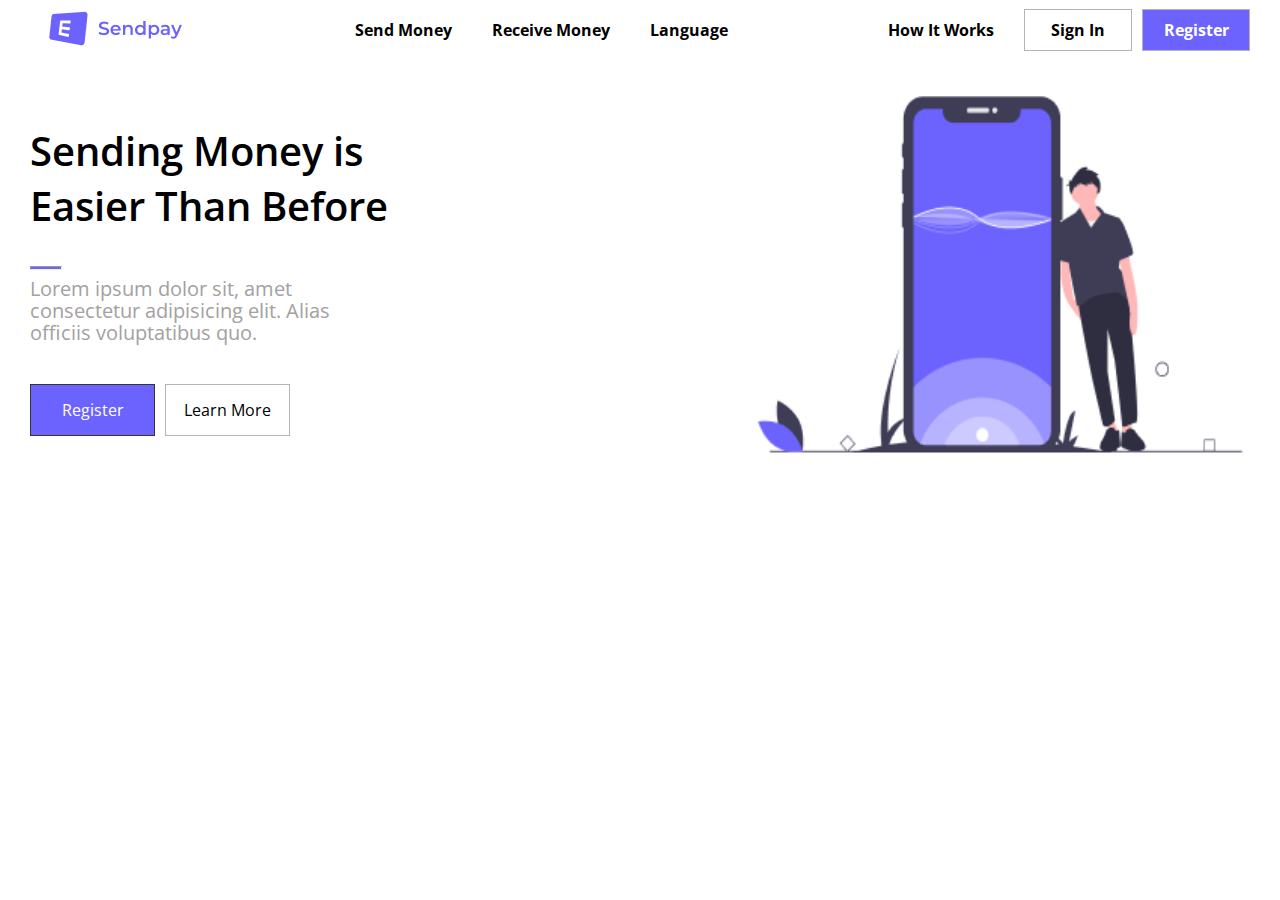
<file: index.html>
<!DOCTYPE html>
<html lang="en">
<head>
    <meta charset="UTF-8">
    <meta name="viewport" content="width=device-width, initial-scale=1.0">
    <link rel="stylesheet" href="style.css">
    <link rel="preconnect" href="https://fonts.googleapis.com">
    <link rel="preconnect" href="https://fonts.gstatic.com" crossorigin>
    <link href="https://fonts.googleapis.com/css2?family=Open+Sans:ital,wght@0,300..800;1,300..800&display=swap" rel="stylesheet">
    <title>ODEV5</title>
</head>
<body>
    <nav class="Navbar">
        <div class="Navbar-Left">
            <img src="images/Logo.png" alt="SendPay Logo">
        </div>
        <div class="Navbar-Center">
            <div class="Option">Send Money</div>
            <div class="Option">Receive Money</div>
            <div class="Option">Language</div>
        </div>
        <div class="Navbar-Right">
            <div class="Option">How It Works</div>
            <div class="SignInButton">Sign In</div>
            <div class="RegisterButton">Register</div>
        </div>
    </nav>

    <div class="ProgressContainer">
        <div class="Progress">
            <div class="ProgressHeader"><h2>Sending Money is Easier Than Before</h2></div>
            <hr class="Line">
            <div class="Explain">Lorem ipsum dolor sit, amet consectetur adipisicing elit. Alias officiis voluptatibus quo.</div>
            <div class="ButtonContainer">
                <div class="Register_Button">Register</div>
                <div class="LearnMore_Button">Learn More</div>
            </div>
        </div>
        <div class="ProgressImage">
            <img src="images/image.png" alt="image">
        </div>
    </div>
</body>
</html>
</file>
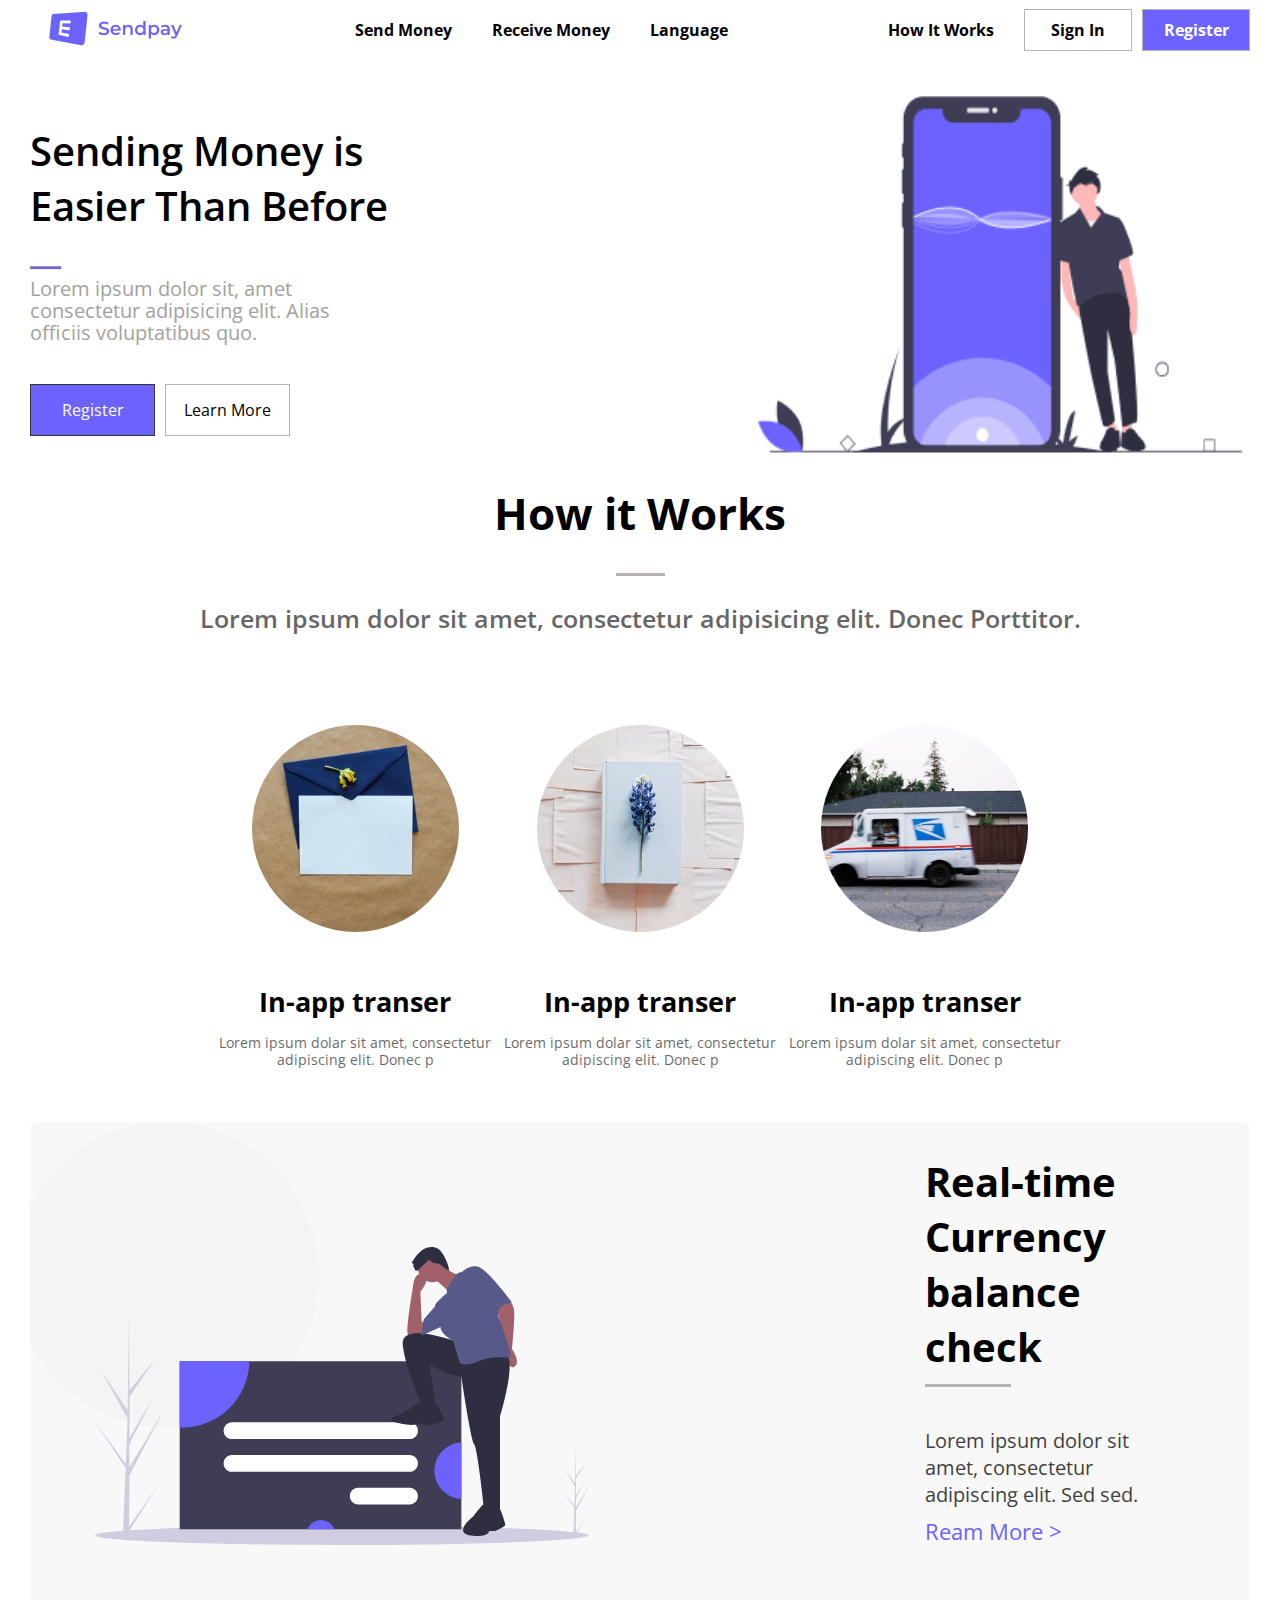
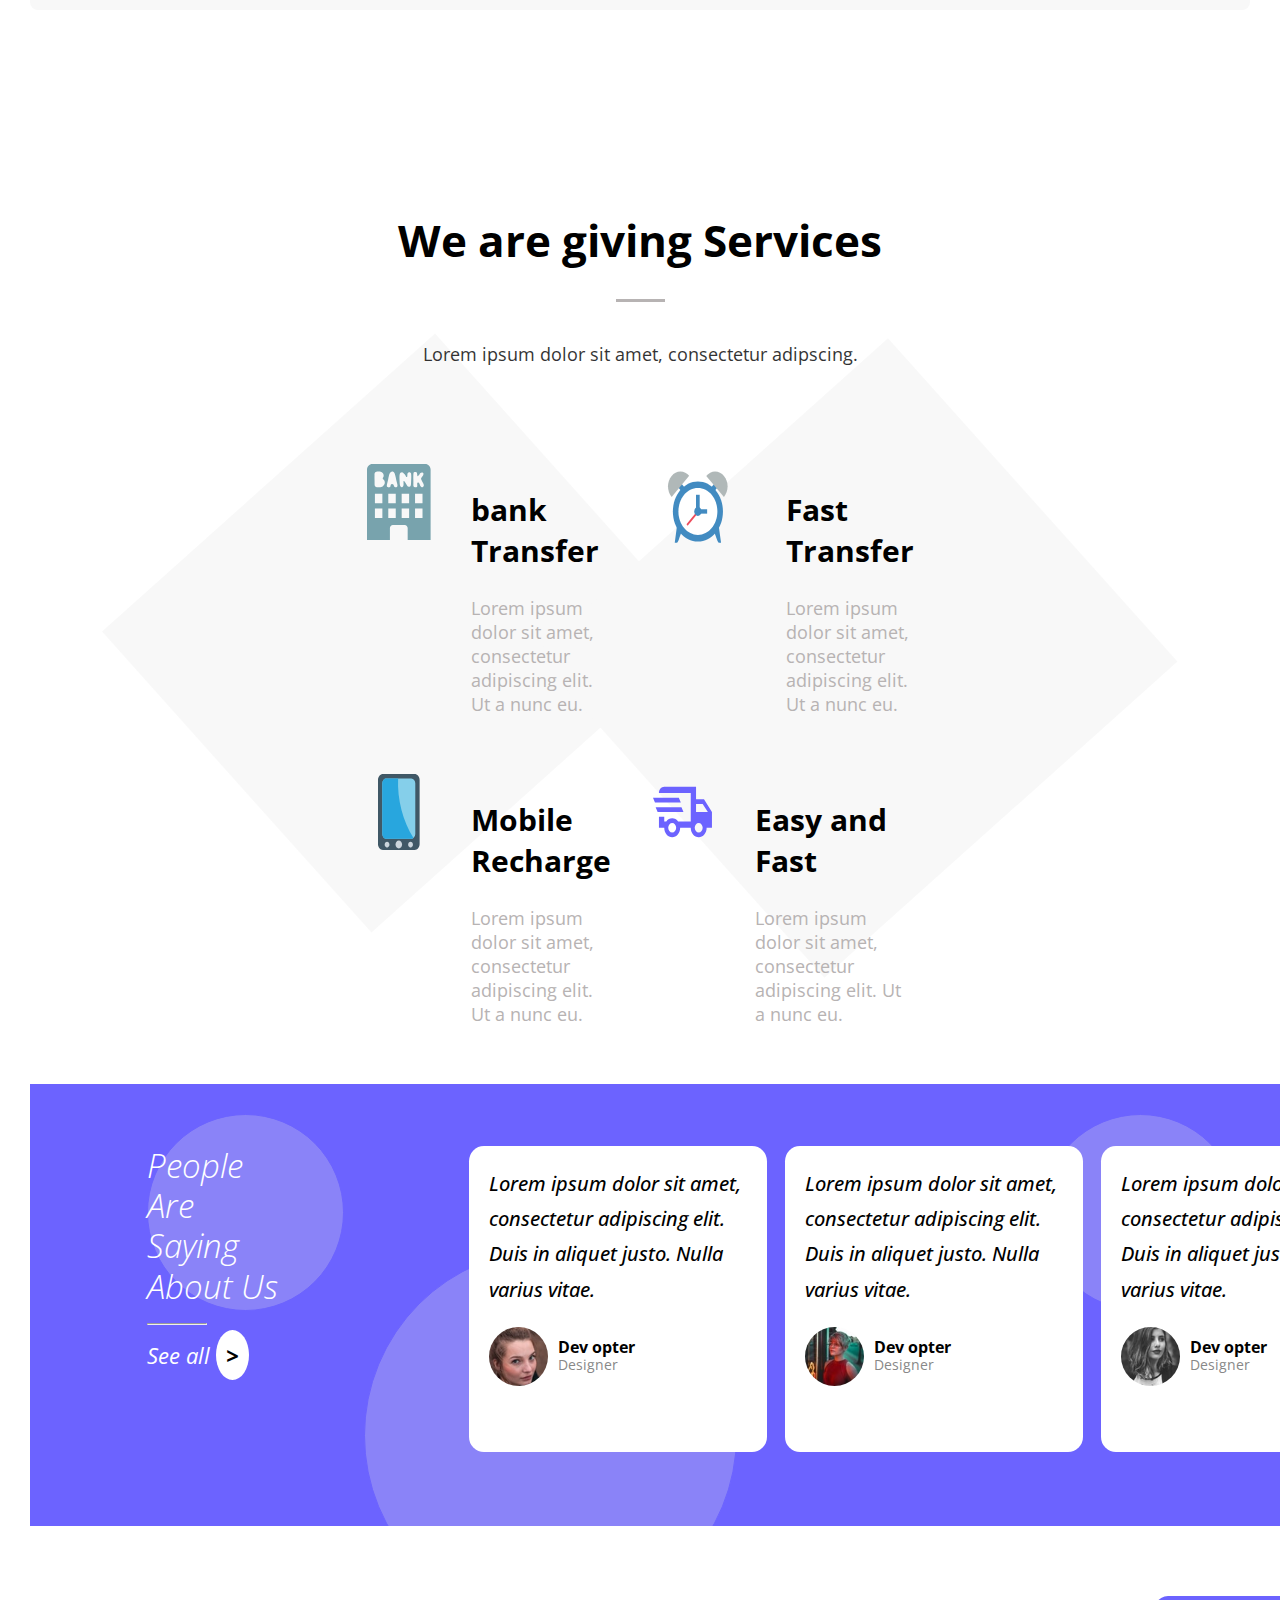
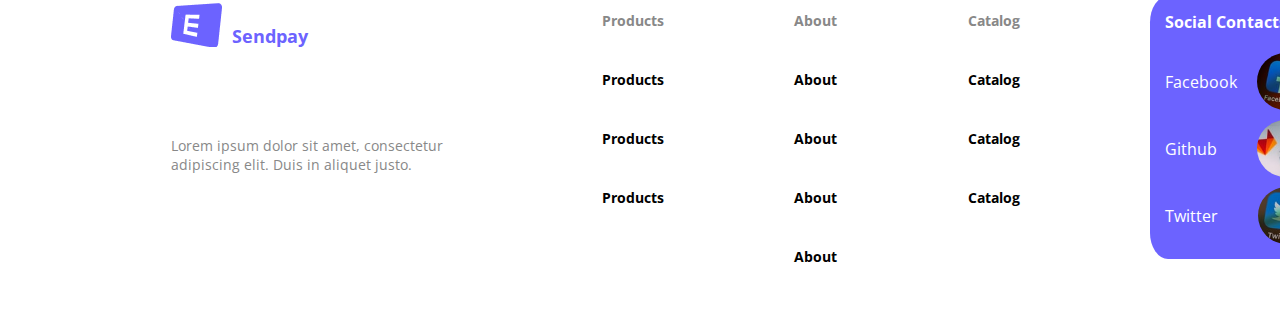
<file: 5-Proje/index.html>
<!DOCTYPE html>
<html lang="en">
<head>
    <meta charset="UTF-8">
    <meta name="viewport" content="width=device-width, initial-scale=1.0">
    <link rel="stylesheet" href="style.css">
    <link rel="preconnect" href="https://fonts.googleapis.com">
    <link rel="preconnect" href="https://fonts.gstatic.com" crossorigin>
    <link href="https://fonts.googleapis.com/css2?family=Open+Sans:ital,wght@0,300..800;1,300..800&display=swap" rel="stylesheet">
    <title>ODEV5</title>
</head>
<body>
    <nav class="Navbar">
        <div class="Navbar-Left">
            <img src="../images/Logo.png" alt="SendPay Logo">
        </div>
        <div class="Navbar-Center">
            <div class="Option">Send Money</div>
            <div class="Option">Receive Money</div>
            <div class="Option">Language</div>
        </div>
        <div class="Navbar-Right">
            <div class="Option">How It Works</div>
            <div class="SignInButton">Sign In</div>
            <div class="RegisterButton">Register</div>
        </div>
    </nav>

    <div class="ProgressContainer">
        <div class="Progress">
            <div class="ProgressHeader"><h2>Sending Money is Easier Than Before</h2></div>
            <hr class="Line">
            <div class="Explain">Lorem ipsum dolor sit, amet consectetur adipisicing elit. Alias officiis voluptatibus quo.</div>
            <div class="ButtonContainer">
                <div class="Register_Button">Register</div>
                <div class="LearnMore_Button">Learn More</div>
            </div>
        </div>
        <div class="ProgressImage">
            <img src="../images/image.png" alt="image">
        </div>
    </div>

    <!-- ------------------------------------------------ -->

    <div class="content">
        <div class="hiwContainer">
            <div class="hiw">
                <h1>How it Works</h1>
                <div class="line"></div>
                <p class="hiwp">Lorem ipsum dolor sit amet, consectetur adipisicing elit. Donec Porttitor.</p>
            </div>
            <div class="three">
                <div class="third">
                    <img class="circle" src="../images/one.jpeg" alt="img">
                    <h4>In-app transer</h4>
                    <p>Lorem ipsum dolar sit amet, consectetur adipiscing elit. Donec p</p>
                </div>
                <div class="third">
                    <img class="circle" src="../images/two.jpeg" alt="img">
                    <h4>In-app transer</h4>
                    <p>Lorem ipsum dolar sit amet, consectetur adipiscing elit. Donec p</p>
                </div>
                <div class="third">
                    <img class="circle" src="../images/third.jpeg" alt="img">
                    <h4>In-app transer</h4>
                    <p>Lorem ipsum dolar sit amet, consectetur adipiscing elit. Donec p</p>
                </div>    
            </div>
        </div>
        <div class="banner">
            <div class="limage"> 
                
                <svg width="560" height="423" viewBox="0 0 560 423" fill="none" xmlns="http://www.w3.org/2000/svg">
                    <circle opacity="0.7" cx="136.5" cy="152.5" r="152.5" fill="#F2F2F2"/>
                    <g clip-path="url(#clip0_0_1)">
                    <path d="M99.2195 404.623L128.413 362.639L99.2047 409.19L99.1877 413.967C97.1058 413.949 95.0449 413.881 93.0051 413.763C92.9958 412.679 95.4772 353.003 95.3717 351.923C95.5157 351.882 95.5965 346.279 95.6536 346.034L65.1545 300.155L95.6864 341.692L95.7774 342.919L97.5887 296.555L71.3715 249.076L97.7961 288.408C97.8059 287.778 99.0468 192.581 99.059 191.993C99.0665 192.305 99.636 267.751 99.6402 268.069L124.714 237.701L99.6161 274.595L99.488 316.09L122.756 275.964C93.7177 334.482 100.144 314.004 99.4024 345.265L133.201 289.391L99.3735 353.314L99.2195 404.623Z" fill="#D0CDE1"/>
                    <path d="M545.839 410.323L558.005 392.827L545.833 412.226L545.826 414.217C544.958 414.209 544.1 414.181 543.25 414.132C543.246 413.68 544.28 388.811 544.236 388.362C544.296 388.345 544.329 386.01 544.353 385.907L531.644 366.789L544.367 384.098L544.405 384.61L545.16 365.288L534.234 345.503L545.246 361.893C545.25 361.631 545.767 321.96 545.772 321.715C545.775 321.845 546.013 353.285 546.015 353.418L556.463 340.763L546.005 356.137L545.951 373.429L555.648 356.707C543.547 381.094 546.225 372.56 545.916 385.587L560 362.303L545.903 388.941L545.839 410.323Z" fill="#D0CDE1"/>
                    <path d="M311.691 423C447.935 423 558.382 418.669 558.382 413.326C558.382 407.983 447.935 403.652 311.691 403.652C175.447 403.652 65 407.983 65 413.326C65 418.669 175.447 423 311.691 423Z" fill="#D0CDE1"/>
                    <path d="M431.355 239.258H149.685V407.338H431.355V239.258Z" fill="#3F3D56"/>
                    <path d="M219.394 239.258C219.106 256.945 211.884 273.81 199.287 286.216C186.689 298.623 169.724 305.577 152.051 305.579C151.259 305.579 150.472 305.565 149.685 305.537V239.258H219.394Z" fill="#6C63FF"/>
                    <path d="M304.298 407.338H277.509C278.517 404.594 280.342 402.226 282.737 400.553C285.132 398.88 287.983 397.983 290.903 397.983C293.824 397.983 296.675 398.88 299.07 400.553C301.465 402.226 303.29 404.594 304.298 407.338Z" fill="#6C63FF"/>
                    <path d="M431.354 320.398V377.013C424.092 376.658 417.245 373.52 412.231 368.251C407.218 362.981 404.421 355.983 404.421 348.706C404.421 341.429 407.218 334.43 412.231 329.161C417.245 323.891 424.092 320.753 431.354 320.398Z" fill="#6C63FF"/>
                    <path d="M379.609 300.334H201.918C197.335 300.334 193.62 304.053 193.62 308.64V308.64C193.62 313.227 197.335 316.946 201.918 316.946H379.609C384.193 316.946 387.908 313.227 387.908 308.64C387.908 304.053 384.193 300.334 379.609 300.334Z" fill="white"/>
                    <path d="M379.609 333.07H201.918C197.335 333.07 193.62 336.789 193.62 341.376V341.376C193.62 345.964 197.335 349.683 201.918 349.683H379.609C384.193 349.683 387.908 345.964 387.908 341.376C387.908 336.789 384.193 333.07 379.609 333.07Z" fill="white"/>
                    <path d="M379.609 365.806H328.089C323.505 365.806 319.79 369.525 319.79 374.113C319.79 378.7 323.505 382.419 328.089 382.419H379.609C384.192 382.419 387.908 378.7 387.908 374.113C387.908 369.525 384.192 365.806 379.609 365.806Z" fill="white"/>
                    <path d="M476.022 176.649C476.022 176.649 483.767 179.664 484.198 189.569C484.628 199.475 482.046 227.039 482.046 227.039C482.046 227.039 491.513 240.821 484.198 244.697C476.883 248.573 476.022 229.192 476.022 229.192L467.416 188.277C467.416 188.277 472.58 176.218 476.022 176.649Z" fill="#A0616A"/>
                    <path d="M396.847 208.52C396.847 208.52 378.345 220.579 377.484 211.104C376.623 201.629 383.078 164.59 383.078 164.59C383.078 164.59 383.938 148.654 392.975 152.531C402.011 156.407 390.393 169.758 390.393 169.758L391.684 199.906L400.29 199.475L396.847 208.52Z" fill="#A0616A"/>
                    <path d="M426.538 219.717C426.538 219.717 369.739 198.614 372.751 223.163C375.763 247.712 390.393 278.721 390.393 278.721L395.557 286.904H406.314L399.429 242.544C399.429 242.544 423.956 256.326 431.271 254.172C431.271 254.172 440.738 317.483 444.18 322.22C447.622 326.958 453.647 384.239 453.647 384.239L459.24 391.13H469.998V294.226C469.998 294.226 488.501 233.93 474.301 230.915C460.101 227.9 426.538 219.717 426.538 219.717Z" fill="#2F2E41"/>
                    <path d="M394.266 281.305C394.266 281.305 391.684 276.568 387.381 281.305C383.078 286.043 372.751 291.642 372.751 291.642C372.751 291.642 350.375 296.81 368.448 301.117C386.52 305.424 388.672 301.117 388.672 301.117C388.672 301.117 391.684 301.978 394.266 302.839C396.847 303.701 413.629 300.686 413.629 298.102C413.629 295.518 407.932 280.074 405.617 282.413C403.302 284.751 394.266 281.305 394.266 281.305Z" fill="#2F2E41"/>
                    <path d="M460.065 386.867C460.065 386.867 453.72 381.637 452.227 383.131C450.735 384.625 442.897 394.711 442.897 394.711C442.897 394.711 421.998 410.773 441.031 413.388C460.065 416.003 458.945 408.906 458.945 408.906H464.917C465.663 408.906 475.74 404.423 475.366 402.555C474.993 400.688 470.515 385.458 469.022 386.536C467.529 387.614 460.065 386.867 460.065 386.867Z" fill="#2F2E41"/>
                    <path d="M402.441 160.283C410.521 160.283 417.071 153.727 417.071 145.64C417.071 137.552 410.521 130.996 402.441 130.996C394.361 130.996 387.811 137.552 387.811 145.64C387.811 153.727 394.361 160.283 402.441 160.283Z" fill="#A0616A"/>
                    <path d="M412.768 143.917C412.768 143.917 423.956 153.392 431.701 153.392C439.447 153.392 420.514 171.05 420.514 171.05L403.732 155.976L412.768 143.917Z" fill="#A0616A"/>
                    <path d="M417.072 171.05L416.736 167.657C416.736 167.657 425.247 152.531 427.829 151.239C430.411 149.947 432.132 149.947 432.132 149.947C432.132 149.947 440.738 140.902 450.204 145.64C459.671 150.377 482.046 180.525 482.046 180.525C482.046 180.525 466.125 181.817 468.277 194.307C468.277 194.307 484.198 235.222 479.895 235.653C475.592 236.083 462.683 233.069 449.344 239.098C436.005 245.128 429.98 241.252 429.98 241.252L423.096 218.856C423.096 218.856 410.187 211.534 410.617 205.074L391.899 213.472L393.62 197.537L405.023 184.401C405.023 184.401 402.872 182.679 417.072 171.05Z" fill="#575A89"/>
                    <path d="M388.983 147.223C388.402 147.87 387.673 148.366 386.859 148.671C386.026 148.906 384.976 148.618 384.644 147.817L385.262 147.012L383.408 145.858L384.216 144.909L382.722 143.286L383.901 142.349L381.656 140.743C384.566 135.991 387.712 131.18 392.305 128.03C396.898 124.88 403.316 123.761 408.022 126.74C410.465 128.287 412.192 130.742 413.576 133.283C416.359 138.391 418.812 143.371 419.174 149.179C417.426 147.475 414.874 146.515 413.126 144.811C412.352 143.989 411.475 143.27 410.516 142.673C408.688 141.641 406.5 141.55 404.453 141.084C402.732 140.693 401.615 139.917 400.313 138.806C398.764 137.486 398.701 137.997 397.137 139.483C394.421 142.065 391.703 144.645 388.983 147.223Z" fill="#2F2E41"/>
                    </g>
                    <defs>
                    <clipPath id="clip0_0_1">
                    <rect width="495" height="298" fill="white" transform="translate(65 125)"/>
                    </clipPath>
                    </defs>
                    </svg>
                    
                    
            </div>
            <div class="cont">
                <h1>Real-time Currency balance check</h1>
                <div class="line"></div>
                <p>Lorem ipsum dolor sit amet, consectetur adipiscing elit. Sed sed.</p>
                <a href="#">Ream More > </a>
            </div>
        </div>
        <div class="servicesContainer">
            <div class="servicesHeader">
                    <h1>We are giving Services</h1>
                    <div class="line"></div>
                    <p>Lorem ipsum dolor sit amet, consectetur adipscing.</p>
            </div>
            <div class="services">
                <div class="left">
                    <div class="up">
                        <div class="img"><svg width="64" height="76" viewBox="0 0 64 76" fill="none" xmlns="http://www.w3.org/2000/svg">
                            <path d="M58.3086 0H5.30496C2.38838 0 0 2.5249 0 5.6082V76.002H22.9192V64.0937C22.9192 62.376 24.2455 60.9679 25.8703 60.9679H37.7261C39.3508 60.9679 40.6828 62.376 40.6828 64.0937V76.002H63.6021V5.6082C63.6136 2.5249 61.2252 0 58.3086 0ZM15.3809 53.9334H7.9115V44.4043H15.3809V53.9334ZM15.3809 39.3545H7.9115V29.8254H15.3809V39.3545ZM17.5282 19.9564C17.0516 21.1461 16.2077 22.1718 15.1283 22.6634C13.8537 23.2461 12.4758 23.3129 11.1209 23.2765C10.3516 23.2582 9.30664 23.3189 8.64639 22.8212C7.37756 21.8562 7.60722 20.5088 7.58999 19.0278C7.57277 17.7047 7.57277 16.3815 7.53258 15.0644C7.49813 13.8445 7.51536 12.6549 7.53832 11.4592C7.55554 10.5791 7.33163 9.41376 7.90576 8.68542C8.86456 7.45939 10.6903 7.42904 12.0395 7.53829C14.2384 7.72038 16.9426 8.86751 16.6498 11.9569C16.5981 12.4121 16.466 12.8916 16.2479 13.2679C16.0182 13.6685 15.5417 14.148 15.7656 14.7003C16.024 15.3254 16.8048 15.6653 17.1607 16.2723C17.5913 17.0127 17.7923 17.735 17.8038 18.4148C17.8152 18.9489 17.7176 19.477 17.5282 19.9564ZM28.7581 53.9334H21.2887V44.4043H28.7581V53.9334ZM28.7581 39.3545H21.2887V29.8254H28.7581V39.3545ZM29.3495 23.2158C28.7122 23.3857 27.4491 23.2461 27.1563 22.5178C26.7487 21.4981 26.9382 20.3145 25.566 20.1264C24.923 20.0354 23.9929 20.3328 23.723 21.0065C23.4474 21.7105 23.6656 22.5785 22.9537 23.058C22.4714 23.3857 21.794 23.4343 21.237 23.3371C19.9854 23.1247 19.6869 22.1475 19.8706 20.9336C19.9625 20.3449 20.0831 19.7562 20.2266 19.1735C20.5022 17.9899 20.8466 16.8185 21.0993 15.635C21.3634 14.3968 21.5586 13.1465 21.8801 11.9144C22.4427 9.7233 23.4704 6.83423 26.2033 7.80535C27.3745 8.21807 27.7017 9.58978 28.0807 10.6823C28.6318 12.2603 28.85 13.9962 29.1945 15.635C29.4471 16.8185 29.7858 17.9899 30.0672 19.1735C30.2279 19.8775 30.5437 20.9336 30.4518 21.8016C30.3829 22.4692 30.0901 23.0094 29.3495 23.2158ZM42.1354 53.9334H34.6659V44.4043H42.1354V53.9334ZM42.1354 39.3545H34.6659V29.8254H42.1354V39.3545ZM44.0415 18.8154C44.03 19.2827 44.007 19.8351 43.9324 20.3874C43.8233 21.2432 43.5133 22.6938 42.5085 22.797C42.1813 22.8334 41.8253 22.803 41.5383 22.712C39.9364 22.2143 39.6609 20.3874 38.7078 19.1371C38.4609 18.8154 38.2887 18.4755 38.0992 18.1295C37.8811 17.735 37.4447 16.9581 36.951 16.8914C36.3424 16.8064 36.4802 17.7047 36.4859 18.1477C36.5032 19.483 36.9223 22.3296 35.464 23.0033C33.2995 24.0048 32.7598 20.8972 32.7254 19.477C32.6795 17.7047 32.49 15.9324 32.49 14.1601C32.49 12.7763 32.3465 9.83863 33.4947 8.83716C35.3549 7.21661 36.4687 8.91606 37.6514 10.3667C38.1911 11.0343 38.5413 11.7202 38.9949 12.4546C39.2647 12.8916 39.9766 13.365 40.1948 12.6609C40.5623 11.5077 40.1776 10.0632 40.7517 8.99497C41.4579 7.69003 43.4731 8.03599 44.0013 9.34093C44.0989 9.57764 44.1276 9.97822 44.1563 10.2513C44.4663 13.0737 44.0874 15.9688 44.0415 18.8154ZM55.5183 53.9334H48.0432V44.4043H55.5183V53.9334ZM55.5183 39.3545H48.0432V29.8254H55.5183V39.3545ZM56.7183 21.9654C56.391 22.7181 55.4552 23.4646 54.6571 23.149C53.75 22.7909 53.2964 21.8137 52.952 20.9215C52.6247 20.0596 52.2343 19.1371 51.4879 18.5726C51.109 18.2813 50.7932 18.4391 50.5349 18.7425C49.5072 19.9261 51.1722 22.3539 49.4613 23.149C49.0594 23.3311 48.4795 23.3129 48.0489 23.2643C45.9648 23.0337 46.4011 20.8122 46.3897 19.1856C46.3782 17.7896 46.3782 16.4058 46.3323 15.0402C46.2921 13.7899 46.315 12.5881 46.3437 11.3924C46.3495 10.8826 46.3839 10.4577 46.4413 9.95395C46.5102 9.31665 46.4586 8.58224 47.0499 8.16345C47.6011 7.775 48.3762 7.87211 48.979 8.04206C49.7713 8.26663 49.7713 8.58831 50.0354 9.38341C50.2306 9.98429 50.2536 10.6823 50.265 11.3196C50.2765 11.6959 50.3397 12.2179 50.7818 12.2239C51.2353 12.2239 51.62 11.4106 51.8783 11.095C52.1252 10.7855 52.4065 10.5063 52.5558 10.136C53.0783 8.88572 54.7662 7.69003 55.9661 8.86751C57.0053 9.88111 56.2073 11.2953 55.5068 12.2361C54.8696 13.0979 53.75 14.0508 54.1576 15.2769C54.6514 16.7821 55.702 18.087 56.3049 19.5498C56.4943 19.9989 56.7699 20.618 56.8273 21.1946C56.8388 21.4617 56.8216 21.7287 56.7183 21.9654Z" fill="#78A3AD"/>
                            </svg>
                        </div>
                        <div class="baslik">
                            <h2>bank Transfer</h2>
                            <p>Lorem ipsum dolor sit amet, consectetur adipiscing elit. Ut a nunc eu.</p>
                        </div>
                    </div>
                    <div class="down">                     
                        <div class="img"><svg width="64" height="76" viewBox="0 0 64 76" fill="none" xmlns="http://www.w3.org/2000/svg">
                                <g clip-path="url(#clip0_8_67)">
                                <path d="M47.5737 0H16.0231C14.6846 0.000629206 13.401 0.636233 12.4544 1.76715C11.5078 2.89807 10.9756 4.43179 10.9749 6.03131V69.9723C10.9762 71.5716 11.5085 73.1049 12.455 74.2357C13.4014 75.3665 14.6847 76.0023 16.0231 76.0036H47.5737C48.9123 76.002 50.1957 75.3662 51.1426 74.2356C52.0895 73.105 52.6225 71.5718 52.6249 69.9723V6.04081C52.6233 4.44097 52.0905 2.90725 51.1434 1.77644C50.1964 0.645618 48.9125 0.0101281 47.5737 0.0095" fill="#405866"/>
                                <path d="M44.3 4.60283H19.2973C18.2369 4.60283 17.2197 5.1054 16.469 6.00031C15.7182 6.89522 15.2951 8.10942 15.2925 9.37658V60.0436C15.2946 61.311 15.7175 62.5256 16.4684 63.4206C17.2193 64.3157 18.2367 64.818 19.2973 64.8174H44.3C46.5062 64.8174 48.2949 62.668 48.2949 60.0436V9.37183C48.2949 6.73558 46.5012 4.59808 44.3 4.59808" fill="#85CFEA"/>
                                <path d="M31.1039 4.60278H19.3032C18.2427 4.60277 17.2256 5.10534 16.4748 6.00025C15.7241 6.89517 15.301 8.10936 15.2983 9.37653V60.0436C15.3004 61.311 15.7234 62.5255 16.4742 63.4206C17.2251 64.3156 18.2426 64.818 19.3032 64.8173H44.3059C45.1138 64.8173 45.8601 64.5217 46.4882 64.0348C35.858 47.4882 30.1678 25.2451 31.1069 4.6004" fill="#28A6DE"/>
                                <path d="M35.0794 70.5257C35.0794 72.6834 33.6126 74.4421 31.803 74.4421C29.9934 74.4421 28.5266 72.6846 28.5266 70.5257C28.5266 68.3668 29.9934 66.6093 31.803 66.6093C33.6126 66.6093 35.0794 68.3668 35.0794 70.5257Z" fill="#CBD5DC"/>
                                <path d="M22.4537 70.5256C22.4604 70.9066 22.4034 71.2853 22.2861 71.6396C22.1688 71.9939 21.9934 72.3167 21.7704 72.589C21.5474 72.8614 21.2811 73.0778 20.9872 73.2256C20.6933 73.3734 20.3777 73.4497 20.0588 73.4499C19.7399 73.4502 19.4242 73.3744 19.1302 73.227C18.8361 73.0796 18.5696 72.8636 18.3463 72.5916C18.123 72.3196 17.9474 71.9971 17.8297 71.6429C17.712 71.2888 17.6546 70.9101 17.6609 70.5292C17.6732 69.7798 17.931 69.066 18.3787 68.5411C18.8265 68.0162 19.4286 67.7219 20.0558 67.7214C20.6831 67.721 21.2855 68.0143 21.7338 68.5386C22.1821 69.0629 22.4406 69.7762 22.4537 70.5256Z" fill="#CBD5DC"/>
                                <path d="M41.1514 70.5257C41.1422 70.9086 41.1973 71.2898 41.3136 71.6468C41.4298 72.0038 41.6048 72.3293 41.8282 72.6041C42.0516 72.8788 42.3189 73.0972 42.6141 73.2464C42.9094 73.3955 43.2267 73.4724 43.5473 73.4724C43.8679 73.4724 44.1852 73.3955 44.4805 73.2464C44.7758 73.0972 45.043 72.8788 45.2664 72.6041C45.4898 72.3293 45.6648 72.0038 45.7811 71.6468C45.8973 71.2898 45.9525 70.9086 45.9432 70.5257C45.9432 69.7663 45.6908 69.0381 45.2415 68.5012C44.7922 67.9642 44.1828 67.6626 43.5473 67.6626C42.9119 67.6626 42.3025 67.9642 41.8531 68.5012C41.4038 69.0381 41.1514 69.7663 41.1514 70.5257Z" fill="#CBD5DC"/>
                                </g>
                                <defs>
                                <clipPath id="clip0_8_67">
                                <rect width="63.6" height="76" fill="white"/>
                                </clipPath>
                                </defs>
                                </svg>
                                
                        </div>
                        <div class="baslik">
                                <h2>Mobile Recharge</h2>
                                <p>Lorem ipsum dolor sit amet, consectetur adipiscing elit. Ut a nunc eu.</p>
                        </div>                        
                    </div>
                </div>

                <div class="right">
                    <div class="up">
                        <div class="img"><svg width="95" height="92" viewBox="0 0 95 92" fill="none" xmlns="http://www.w3.org/2000/svg">
                            <path d="M24 4.00201H75V24.002H24V4.00201Z" fill="white"/>
                            <path d="M46.8997 77.5563C60.7303 77.5563 71.9422 64.1052 71.9422 47.5125C71.9422 30.9198 60.7303 17.4688 46.8997 17.4688C33.0691 17.4688 21.8572 30.9198 21.8572 47.5125C21.8572 64.1052 33.0691 77.5563 46.8997 77.5563Z" fill="#428BC1"/>
                            <path d="M46.8994 70.9063C57.6565 70.9063 66.3769 60.4326 66.3769 47.5126C66.3769 34.5926 57.6565 24.1188 46.8994 24.1188C36.1422 24.1188 27.4219 34.5926 27.4219 47.5126C27.4219 60.4326 36.1422 70.9063 46.8994 70.9063Z" fill="white"/>
                            <path d="M25.9311 62.3563L23.7449 78.625H25.633C26.8255 78.625 27.223 76.9625 28.018 74.9438C29.0117 72.3313 31.3967 65.5625 31.3967 65.5625L25.9311 62.3563Z" fill="#428BC1"/>
                            <path d="M67.7683 62.3563L70.054 78.625H68.1658C66.9733 78.625 66.5758 76.9625 65.7808 74.9438C64.7871 72.3313 62.4021 65.5625 62.4021 65.5625L67.7683 62.3563Z" fill="#428BC1"/>
                            <path d="M28.2171 17.1124L34.0802 24.1187L30.9996 27.9187L25.1365 20.7937L28.2171 17.1124Z" fill="#428BC1"/>
                            <path d="M65.5819 17.1124L59.7188 24.1187L62.7994 27.9187L68.6625 20.7937L65.5819 17.1124Z" fill="#428BC1"/>
                            <path d="M20.6644 33.025L38.1544 11.7687C35.9682 9.0375 32.8875 7.375 29.4094 7.375C22.5525 7.375 16.9875 14.1438 16.9875 22.3375C16.9875 26.4937 18.3788 30.2938 20.6644 33.025Z" fill="#B0B8B8"/>
                            <path d="M55.2468 11.8875L72.9356 32.9062C75.2212 30.175 76.6124 26.4937 76.6124 22.3375C76.6124 14.1438 71.0475 7.375 64.0912 7.375C60.6131 7.49375 57.5325 9.15625 55.2468 11.8875Z" fill="#B0B8B8"/>
                            <path d="M35.4709 60.3376L45.7066 47.8688L46.8991 49.2938L36.6634 61.6438L35.4709 60.3376Z" fill="#ED4C5C"/>
                            <path d="M46.8998 51.9061C48.9305 51.9061 50.5766 49.9389 50.5766 47.5123C50.5766 45.0857 48.9305 43.1186 46.8998 43.1186C44.8691 43.1186 43.2229 45.0857 43.2229 47.5123C43.2229 49.9389 44.8691 51.9061 46.8998 51.9061Z" fill="#428BC1"/>
                            <path d="M45.0115 30.7687H48.6884V48.5812H45.0115V30.7687Z" fill="#428BC1"/>
                            <path d="M48.6885 45.2561H56.1416V49.6498H48.6885V45.2561Z" fill="#428BC1"/>
                            </svg>                            
                        </div>
                        <div class="baslik">
                            <h2>Fast Transfer</h2>
                            <p>Lorem ipsum dolor sit amet, consectetur adipiscing elit. Ut a nunc eu.</p>
                        </div>
                    </div>
                    <div class="down">
                        <div class="up">
                            <div class="img"><svg width="64" height="76" viewBox="0 0 64 76" fill="none" xmlns="http://www.w3.org/2000/svg">
                                <path d="M1.98755 23.75H27.825L29.8125 28.5H3.97505L1.98755 23.75ZM4.63755 33.25H30.475L32.4625 38H6.62505L4.63755 33.25ZM47.7 58.5834C49.8995 58.5834 51.675 56.4617 51.675 53.8334C51.675 51.205 49.8995 49.0834 47.7 49.0834C45.5005 49.0834 43.725 51.205 43.725 53.8334C43.725 56.4617 45.5005 58.5834 47.7 58.5834ZM51.675 30.0834H45.05V38H56.869L51.675 30.0834ZM21.2 58.5834C23.3995 58.5834 25.175 56.4617 25.175 53.8334C25.175 51.205 23.3995 49.0834 21.2 49.0834C19.0005 49.0834 17.225 51.205 17.225 53.8334C17.225 56.4617 19.0005 58.5834 21.2 58.5834ZM53 25.3334L60.95 38V53.8334H55.65C55.65 59.09 52.099 63.3334 47.7 63.3334C43.301 63.3334 39.75 59.09 39.75 53.8334H29.15C29.15 59.09 25.5725 63.3334 21.2 63.3334C16.801 63.3334 13.25 59.09 13.25 53.8334H7.95005V42.75H13.25V47.5H15.264C16.7215 45.5684 18.8415 44.3334 21.2 44.3334C23.5585 44.3334 25.6785 45.5684 27.136 47.5H39.75V19H7.95005C7.95005 15.485 10.3085 12.6667 13.25 12.6667H45.05V25.3334H53Z" fill="#6C63FF"/>
                                </svg>                                
                            </div>
                            <div class="baslik">
                                <h2>Easy and Fast</h2>
                                <p>Lorem ipsum dolor sit amet, consectetur adipiscing elit. Ut a nunc eu.</p>
                            </div>
                        </div>
                    </div>
                </div>
            </div>
        </div>
        
    
    <!-- ------------------------------------------------ -->


    <footer>
        <div class="purple-area">
            <div class="backround-circles">
                <div class="rectangle" id="rec1"></div>
                <div class="rectangle" id="rec2"></div>
                <div class="rectangle" id="rec3"></div>
            </div>
            <div class="top-layer">
                <div class="text"> 
                    People <br>
                    Are <br>
                    Saying <br>
                    About Us <br>
                    <hr>
                    <div class="button">
                        See all
                        <span class="circle"><b>></b></span>
                    </div>
                </div>
                <div class="comments">
                    <div class="comment" id="com1">
                        <p>Lorem ipsum dolor sit amet, consectetur adipiscing elit. Duis in aliquet justo. Nulla varius vitae.</p>
                        <div class="user">
                            <img src="../images/pic1.jpeg" alt="User Profile Picture" class="profile-pic">
                            <div class="user-info">
                                <span class="name">Dev opter</span>
                                <span class="title">Designer</span>
                            </div>
                        </div>
                    </div>
                    <div class="comment" id="com2">
                        <p>Lorem ipsum dolor sit amet, consectetur adipiscing elit. Duis in aliquet justo. Nulla varius vitae.</p>
                        <div class="user">
                            <img src="../images/pic2.jpeg" alt="User Profile Picture" class="profile-pic">
                            <div class="user-info">
                                <span class="name">Dev opter</span>
                                <span class="title">Designer</span>
                            </div>
                        </div>
                    </div>
                    <div class="comment" id="com3">
                        <p>Lorem ipsum dolor sit amet, consectetur adipiscing elit. Duis in aliquet justo. Nulla varius vitae.</p>
                        <div class="user">
                            <img src="../images/pic3.jpeg" alt="User Profile Picture" class="profile-pic">
                            <div class="user-info">
                                <span class="name">Dev opter</span>
                                <span class="title">Designer</span>
                            </div>
                        </div>
                    </div>
            </div>
            
            </div>
        </div>
        <div class="submenu">
            <div class="sendpay">
                <div class="logo-area">
                    <img src="../images/icon_e.png" alt="Logo" class="logo">
                    <p id="icon">Sendpay</p>
                </div>
                <div class="description">
                    <p id="lorem">Lorem ipsum dolor sit amet, consectetur adipiscing elit. Duis in aliquet justo.</p>
                </div>
            </div>       
            <div class="products">
                <div class="product head">Products</div>
                <div class="product">Products</div>
                <div class="product">Products</div>
                <div class="product">Products</div>
            </div>
            <div class="abouts">
                <div class="about head">About</div>
                <div class="about">About</div>
                <div class="about">About</div>
                <div class="about">About</div>
                <div class="about">About</div>
            </div>
            <div class="catalogs">
                <div class="catalog head">Catalog</div>
                <div class="catalog">Catalog</div>
                <div class="catalog">Catalog</div>
                <div class="catalog">Catalog</div>
            </div>
            <div class="social-area">
                <div class="social-head">Social Contacts</div>
                <div class="social">
                    <span>Facebook</span>
                    <img src="../images/fb.jpeg" alt="Facebook Logo" id="soc1">
                </div>
                <div class="social">
                    <span>Github</span>
                    <img src="../images/git.jpeg" alt="Github Logo" id="soc2">
                </div>
                <div class="social">
                    <span>Twitter</span>
                    <img src="../images/twitter.jpeg" alt="Twitter Logo" id="soc3">
                </div>         
            </div>
        </div>
    </footer>
        

    </div>



</body>
</html>
</file>
<file: style.css>
body{
    margin:0;
    padding: 0 30px;
    font-family: "Open Sans", sans-serif;
}

.Navbar{
    width: 100%;
    height: 60px;
    display: flex;
    justify-content: space-between;
    align-items: center;
}

.Navbar-Center{
    display: flex;
    align-items: center;
}

.Option{
    margin: 0px 20px;
    font-weight: 700;
}

.Navbar-Right{
    display: flex;
    align-items: center;
}

.SignInButton{
    margin-left: 10px;
    font-weight: 700;
    border:1px solid #B7B3B3;
    width: 106px;
    height: 40px;
    display: flex;
    justify-content: center;
    align-items: center;
}

.RegisterButton{
    margin-left: 10px;
    font-weight: 700;
    border:1px solid #B7B3B3;
    background-color: #6C63FF;
    color:#FFFFFF;
    width: 106px;
    height: 40px;
    display: flex;
    justify-content: center;
    align-items: center;
}

.ProgressContainer{
    display: flex;
    margin-top: 30px;
    justify-content: space-between;
}

.Progress{
    width: 423px;
    height: 327px;
}

.ProgressHeader h2{
    font-size: 40px;
    font-weight: 600;
}

.Line{
   margin-left: 0px;
   width: 30px;
   size: 30px;
   height: 2px;
   color: #6C63FF;
   background-color: #6C63FF;
    
}

.Explain{
    color: #a3a1a1;
    font-size: 20px;
    width: 350px;
    line-height: 22px;
}

.ButtonContainer{
    display: flex;
    justify-content: space-between;
    width: 260px;
    margin-top: 40px;
}

.Register_Button{
    margin-right: 5px;
    width: 125px;
    height: 50px;
    display: flex;
    justify-content: center;
    align-items: center;
    border: 1px solid #353434;
    background-color: #6C63FF;
    color: #FFFFFF;
}

.LearnMore_Button{
    margin-left: 5px;
    width: 125px;
    height: 50px;
    display: flex;
    justify-content: center;
    align-items: center;
    border: 1px solid #B7B3B3;
}

.ProgressImage{
    width: 509px;
    height: 364px;
}

.ProgressImage img{
    width: 509px;
    height: 364px;
}
</file>
<file: 5-Proje/style.css>
body{
    margin:0;
    padding: 0 30px;
    font-family: "Open Sans", sans-serif;
}

.Navbar{
    width: 100%;
    height: 60px;
    display: flex;
    justify-content: space-between;
    align-items: center;
}

.Navbar-Center{
    display: flex;
    align-items: center;
}

.Option{
    margin: 0px 20px;
    font-weight: 700;
}

.Navbar-Right{
    display: flex;
    align-items: center;
}

.SignInButton{
    margin-left: 10px;
    font-weight: 700;
    border:1px solid #B7B3B3;
    width: 106px;
    height: 40px;
    display: flex;
    justify-content: center;
    align-items: center;
}

.RegisterButton{
    margin-left: 10px;
    font-weight: 700;
    border:1px solid #B7B3B3;
    background-color: #6C63FF;
    color:#FFFFFF;
    width: 106px;
    height: 40px;
    display: flex;
    justify-content: center;
    align-items: center;
}

.ProgressContainer{
    display: flex;
    margin-top: 30px;
    justify-content: space-between;
}

.Progress{
    width: 423px;
    height: 327px;
}

.ProgressHeader h2{
    font-size: 40px;
    font-weight: 600;
}

.Line{
   margin-left: 0px;
   width: 30px;
   size: 30px;
   height: 2px;
   color: #6C63FF;
   background-color: #6C63FF;
    
}

.Explain{
    color: #a3a1a1;
    font-size: 20px;
    width: 350px;
    line-height: 22px;
}

.ButtonContainer{
    display: flex;
    justify-content: space-between;
    width: 260px;
    margin-top: 40px;
}

.Register_Button{
    margin-right: 5px;
    width: 125px;
    height: 50px;
    display: flex;
    justify-content: center;
    align-items: center;
    border: 1px solid #353434;
    background-color: #6C63FF;
    color: #FFFFFF;
}

.LearnMore_Button{
    margin-left: 5px;
    width: 125px;
    height: 50px;
    display: flex;
    justify-content: center;
    align-items: center;
    border: 1px solid #B7B3B3;
}

.ProgressImage{
    width: 509px;
    height: 364px;
}

.ProgressImage img{
    width: 509px;
    height: 364px;
}

.hiwContainer{
    text-align: center; 
    margin-left: 158px;
    margin-right: 158px;   
}
.hiw{    
    text-align: center;
}
.hiw h1{
    font-size: 44px;
    font-weight: 600px;
}
.hiw .line{
        width: 49px; 
        height: 3px; 
        background-color: #B7B3B3; 
        margin: 10px auto; 
}

.hiwp{    
    font-size: 25px;
    font-weight: 600;
    align-items: center;
    line-height: 30,48;
    opacity: 60%;
}

.three{
    display: flex;
    margin-top: 40px;
    justify-content: center;
    margin-left: 30px;
    margin-right: 30px;
    gap: 10px;
    margin-top: 80px;
}
.third{
    max-width: 337px;
}

.third h4{
    font-size: 27px;
    margin-bottom: 5px;
}
.third p{
    opacity: 60%;
    font-size: 14px;
    line-height: 17.07px;
    text-align: center;
}

.circle{
    width: 207px; 
    height: 207px; 
    border-radius: 50%; 
    object-fit: cover; 
}

.banner {
    display: flex;
    align-items: center;
    justify-content: space-between;
    margin-top: 40px;
    background-color: #f8f8f8;
    border-radius: 8px;
    margin-bottom: 200px;
    padding-bottom: 60px;
    }
.limage{
   
    max-width: 495px;
}
.cont{
    
    margin-left: 400px;
    margin-right: 100px;
    
}
.cont .line{
    width: 86px; 
    height: 3px; 
    background-color: #B7B3B3;     
}


.cont h1 {
    font-size: 40px;
    font-weight: bold;
    margin-bottom: 10px;
}

.cont p {
    font-size: 20px;
    opacity: 75%;
    margin-bottom: 10px;
    margin-top:40px;
}

.cont a {
    font-size: 22px;
    color: #6C63FF;
    text-decoration: none;
    line-height: 26.82px;
    letter-spacing: 6%;
}

.servicesContainer {
    background-image: url('data:image/svg+xml;charset=UTF-8,<svg xmlns="http://www.w3.org/2000/svg" width="1076" height="1073" viewBox="0 0 1076 1073" fill="none"><g opacity="0.5"><rect x="333.047" y="222.967" width="404" height="447" transform="rotate(48.1653 333.047 222.967)" fill="%23F2F2F2"/><rect x="785.988" y="227.738" width="434" height="474" transform="rotate(48.1653 785.988 227.738)" fill="%23F2F2F2"/></g></svg>');
    background-size:auto ;
    background-repeat: no-repeat; 
    background-position: center; 
}

.servicesHeader h1{
    font-size: 44px;
    text-align: center;
}

.servicesHeader .line{
    width: 49px; 
    height: 3px; 
    background-color: #B7B3B3; 
    margin: 10px auto; 
}
.servicesHeader p{
    font-size: 18px;
    text-align: center;
    opacity: 80%;
    margin-top: 40px;
}

.services{
    display: flex;
    justify-content: center;
    column-gap: 40px;    
    
}

.services .img {
    margin-top: 0;
    margin-left: 0;
}
.services .right{
    flex: 1;
    margin-right: 400px;
    margin-top: 80px;
}
.services .left{
    flex: 1;
    margin-left: 400px;
    margin-top: 80px;
}

.baslik h2{
    font-size: 30px;    
}
.baslik p{
    font-size: 18px;
    color: #B7B3B3;    
}

.services .left .up{
    display: flex;
    gap: 40px;
    margin-bottom: 40px;
}

.services .left .down{
    display: flex;
    gap: 40px;    
}

.services .right .up{
    display: flex;
    gap: 40px;
    margin-bottom: 40px;
}

.services .right .up{
    display: flex;
    gap: 40px;    
}

.purple-area{
    width: 1280px;
    height: 442px;
    background-color:#6c63ff;
    display: flex;
    position: relative;
    overflow: hidden;
}
.backround-circles{
    display: flex;
    position: absolute;
    top: 0;
    left: 0;
    z-index: 1;
}
.rectangle{
    background-color: rgba(229, 229, 229, 0.25);
    border: 0.1px solid #6c63ff;
    border-radius: 50%;
}
#rec1{
    width: 195px;
    height: 195px;
    margin-left: 117px;
    margin-top: 30px;
}
#rec2{
    width: 371px;
    height: 371px;
    margin-left: 20px;
    margin-top: 165px;
}
#rec3{
    width: 195px;
    height: 195px;
    margin-left: 305px;
    margin-top: 30px;
}
.top-layer{
    display: flex;
    position: absolute;
    top: 62px;
    left: 117px;
    z-index: 2;
}
.text {
    width: 152px;
    color:white;
    font-size: 33px;
    font-style: italic;
    font-weight: 300;
    line-height: 40.23px;
    text-align: left;
    text-decoration-skip-ink: none;
}
.text hr{
    width: 58px;
    margin-left: 0px;
}
.button{
font-size: 22px;
font-weight: 400;
line-height: 26.82px;
text-align: left;
text-underline-position: from-font;
text-decoration-skip-ink: none;
}
.circle{
    width: 207px;
    height: 207px;
    background-color: white;
    border-radius: 50%;
    color: black;
    font-weight: 400;
    text-align: center;
    text-underline-position: from-font;
    text-decoration-skip-ink: none;
    padding: 10px;
    padding: 10px;

}
.comments{
    display: flex;
    margin-left: 170px;
}
.comment{
    width: 298px;
    height: 306px;
    background-color: white;
    margin-right: 18px;
    border-radius: 5%;
}
.comment p{
    font-size: 20px;
    font-style: italic;
    font-weight: 500;
    line-height: 35.18px;
    text-align: left;
    text-underline-position: from-font;
    text-decoration-skip-ink: none;
    margin: 20px;
}
.user {
    display: flex; 
    align-items: center; 
    gap: 10px; 
}

.profile-pic{
    width: 59px; 
    height: 59px; 
    border-radius: 50%; 
    object-fit: cover; 
    margin-left: 20px;
}

.user-info {
    display: flex;
    flex-direction: column; 
    line-height: 1.2; 
}

.name {
    font-size: 16px;
    font-weight: bold; 
    color: #000; 
}

.title {
    font-size: 14px; 
    color: #888; 
}
.submenu {
    width: 1280px;
    display: flex; 
    justify-content: space-between; 
    align-items: flex-start; 
    padding: 20px;
    margin-top: 50px; 
}

.sendpay {
    display: flex;
    gap: 20px;
    flex-direction: column;
}
.logo-area{
    display: flex;
    gap: 10px;
    margin-left: 121px;
}
.description{
    max-width: 300px;
    margin-top: 50px;
    margin-left: 121px;
}
.logo{
    width: 51px;
    height: 51px;
}
#icon {
    font-size: 18px;
    font-weight: bold;
    color: #6c63ff; 
    padding-top: 10px;
}

#lorem {
    font-size: 14px;
    color: #888; 
    margin: 0;
}

.products, .abouts, .catalogs, .social-area {
    display: flex;
    flex-direction: column; 
    gap: 10px; 
    text-align: left; 
}
.products, .abouts, .catalogs{
    margin-top: 15px;
}
.head {
    font-size: 16px;
    color: #888 !important; 
    margin-bottom: 10px;
}

.product, .about, .catalog {
    font-size: 14px;
    color: black; 
    font-weight: bold;
    cursor: pointer; 
    transition: color 0.3s ease; 
    margin-bottom: 30px;
}

.product:hover, .about:hover, .catalog:hover {
    color: #6c63ff; 
}

.social-area {
    background-color: #6c63ff; 
    border-radius: 10%; 
    padding: 15px; 
    color: white; 
    max-width: 200px;
}

.social-head {
    font-weight: bold;
    font-size: 16px;
    margin-bottom: 10px;
}

.social {
    display: flex;
    align-items: center; 
    gap: 10px;
}

.social img {
    width: 57px;
    height: 57px;
    border-radius: 50%; 
    object-fit: cover; 
    margin-left: 10px;
}
#soc2, #soc3{
    margin-left: 30px;
}
</file>
